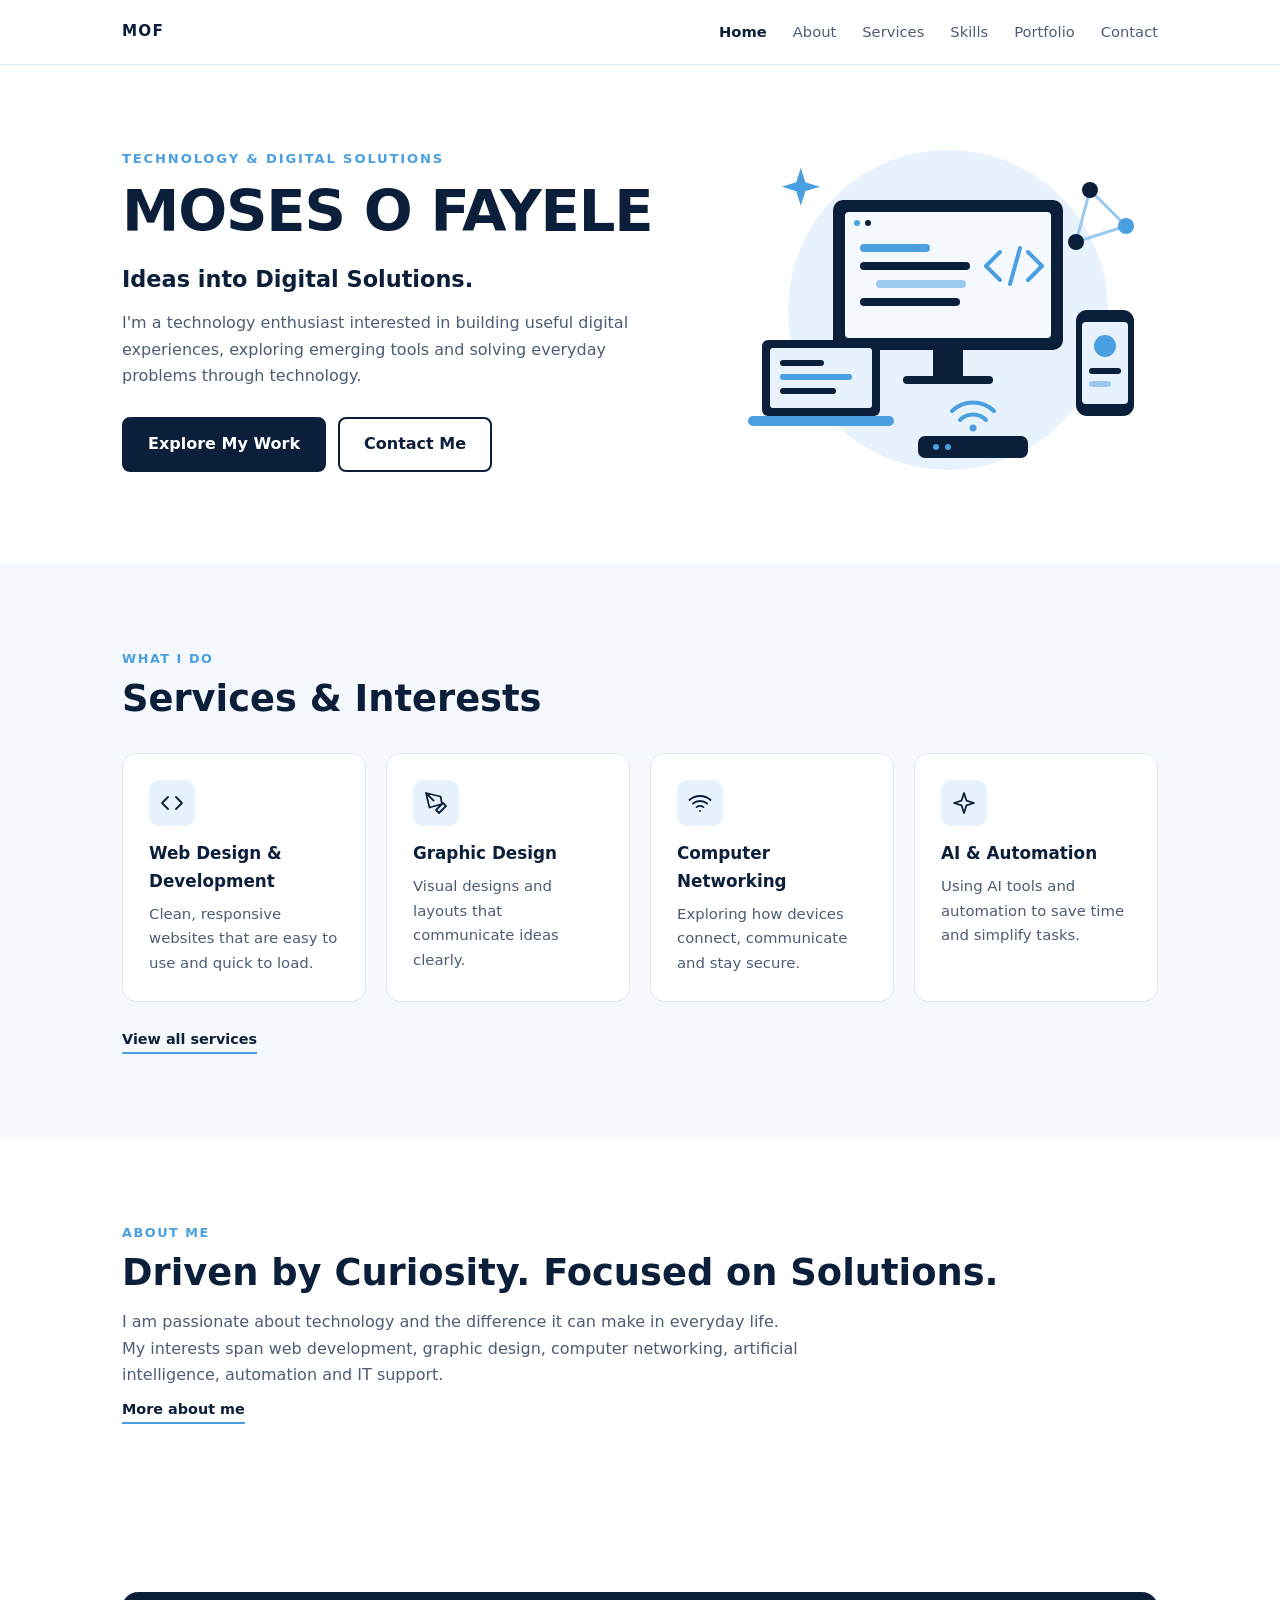
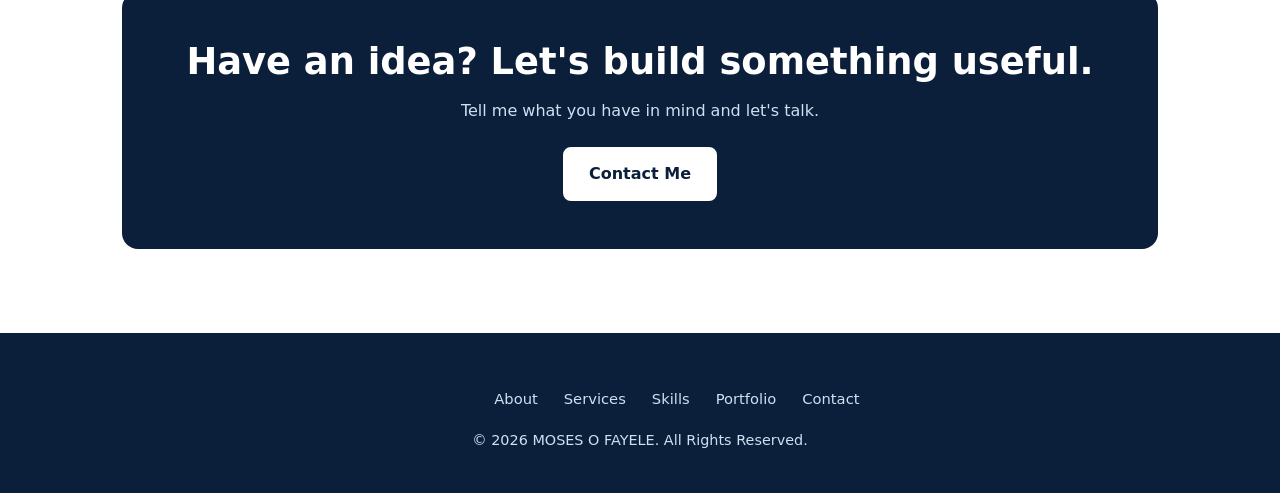
<file: index.html>
<!doctype html>
<html lang="en"><head><meta charset="utf-8"><meta name="viewport" content="width=device-width,initial-scale=1">
<title>MOSES O FAYELE | Technology & Digital Solutions</title>
<meta name="description" content="Portfolio of Moses O Fayele: web design, graphic design, networking, AI tools, digital marketing and IT support. Ideas into Digital Solutions.">
<meta property="og:title" content="MOSES O FAYELE | Technology & Digital Solutions"><meta property="og:type" content="website">
<meta name="theme-color" content="#0b1f3a"><link rel="stylesheet" href="style.css"></head>
<body data-page=""><div id="app"></div><script src="site.js"></script></body></html>
</file>
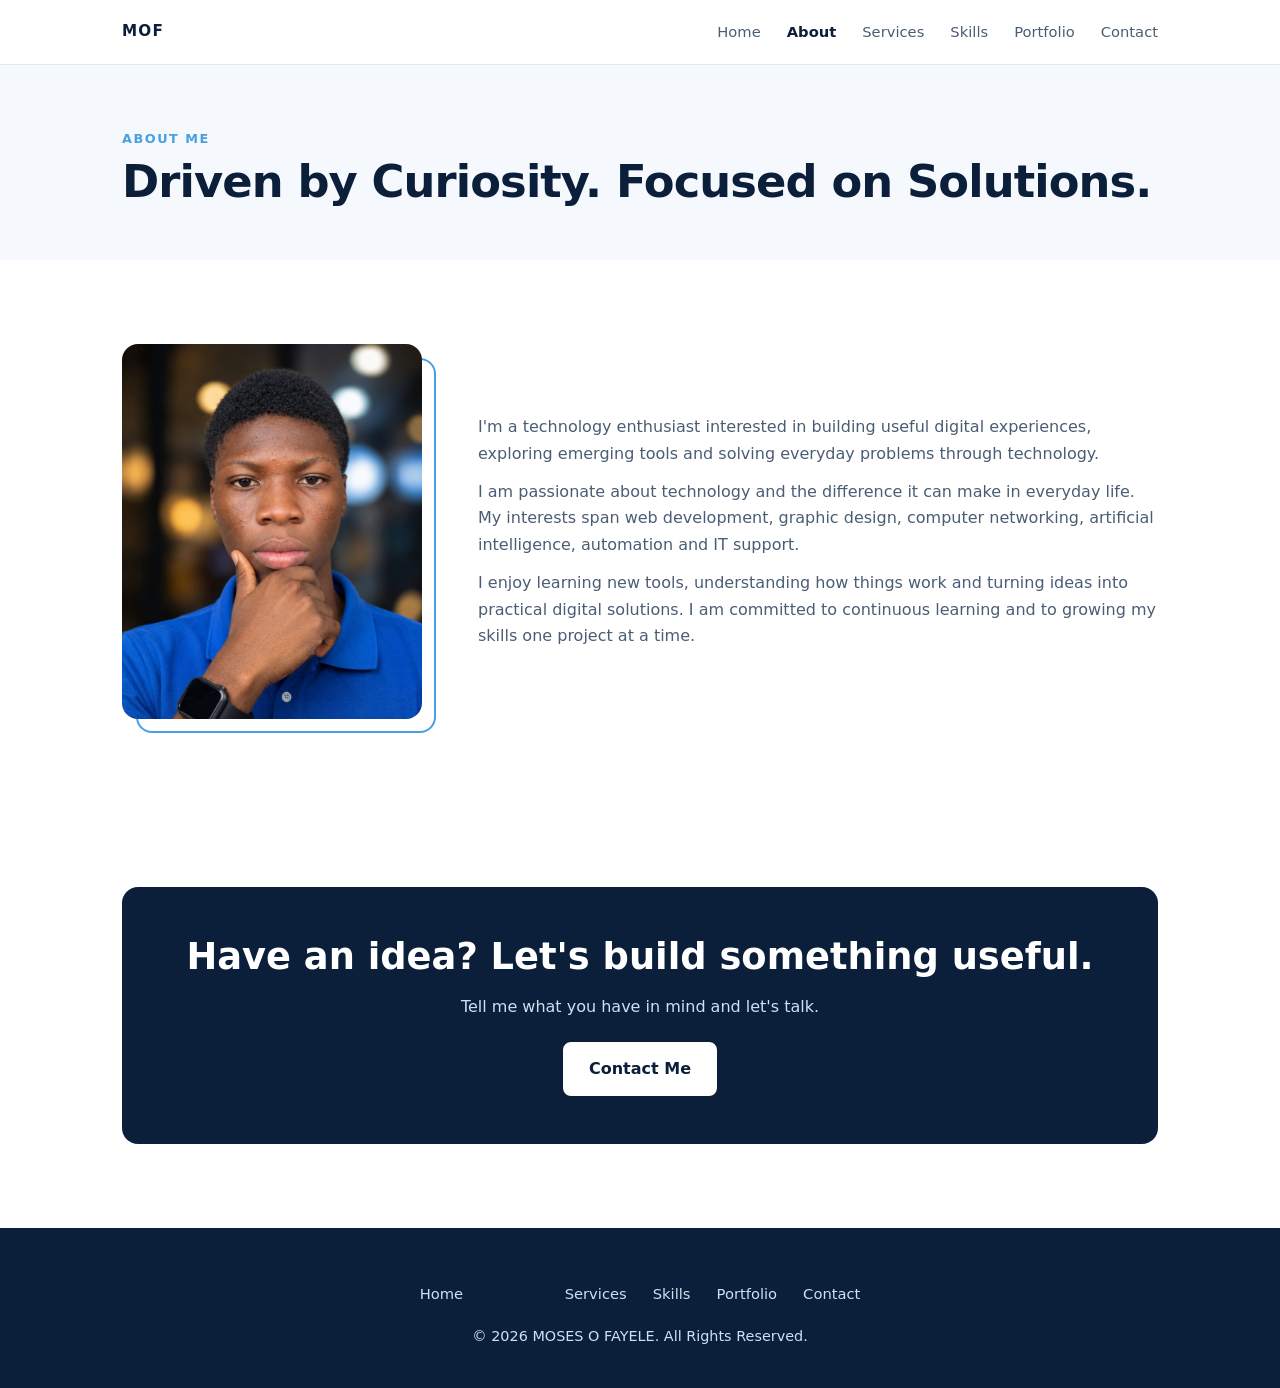
<file: about.html>
<!doctype html>
<html lang="en"><head><meta charset="utf-8"><meta name="viewport" content="width=device-width,initial-scale=1">
<title>About | MOSES O FAYELE | Technology & Digital Solutions</title>
<meta name="description" content="Portfolio of Moses O Fayele: web design, graphic design, networking, AI tools, digital marketing and IT support. Ideas into Digital Solutions.">
<meta property="og:title" content="About | MOSES O FAYELE | Technology & Digital Solutions"><meta property="og:type" content="website">
<meta name="theme-color" content="#0b1f3a"><link rel="stylesheet" href="style.css"></head>
<body data-page="about"><div id="app"></div><script src="site.js"></script></body></html>
</file>
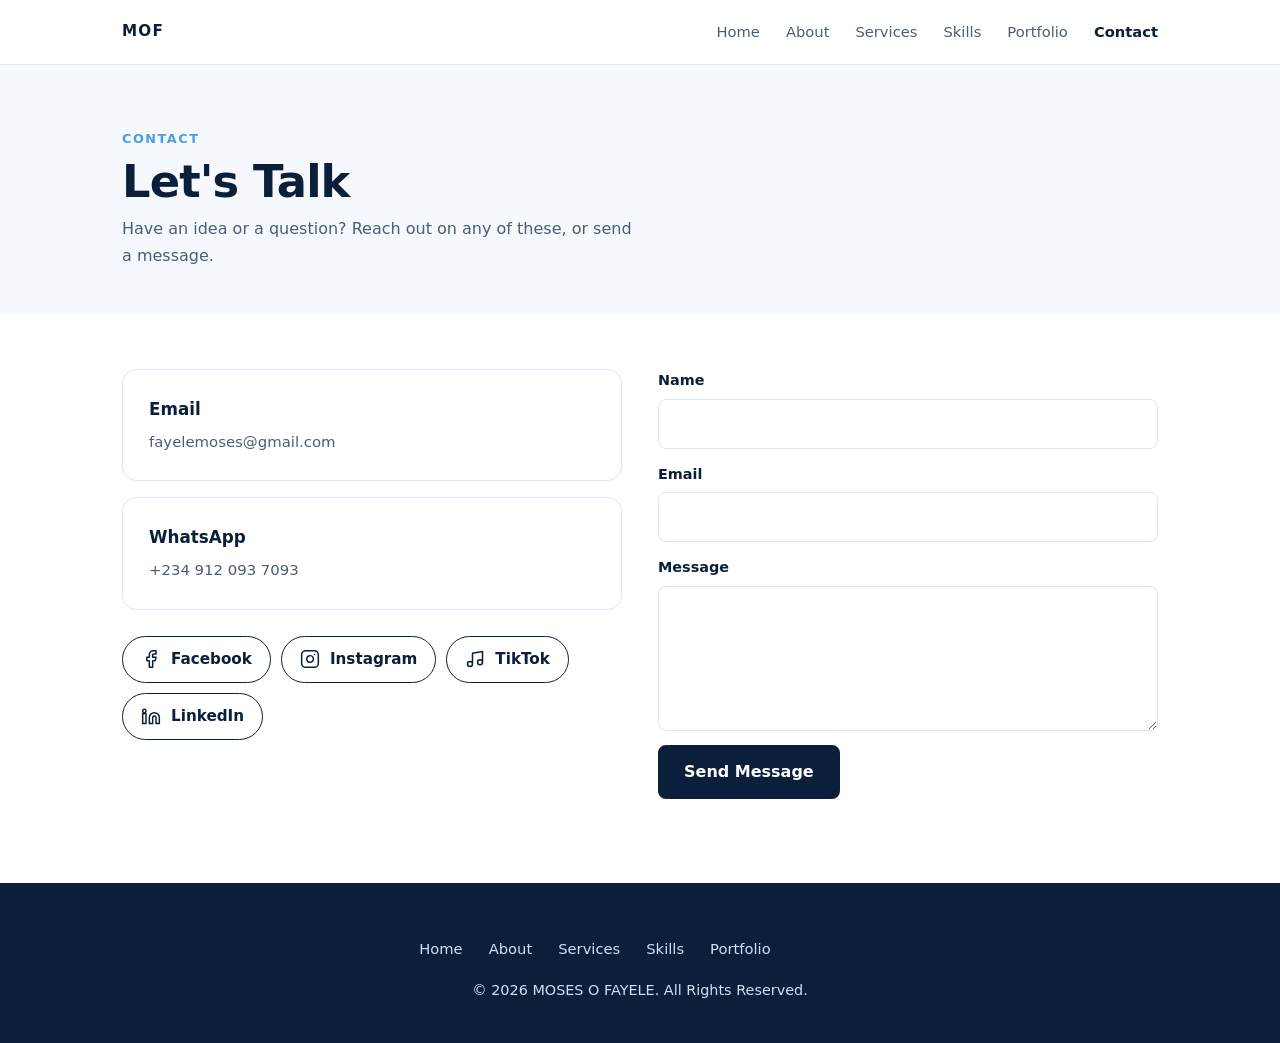
<file: contact.html>
<!doctype html>
<html lang="en"><head><meta charset="utf-8"><meta name="viewport" content="width=device-width,initial-scale=1">
<title>Contact | MOSES O FAYELE | Technology & Digital Solutions</title>
<meta name="description" content="Portfolio of Moses O Fayele: web design, graphic design, networking, AI tools, digital marketing and IT support. Ideas into Digital Solutions.">
<meta property="og:title" content="Contact | MOSES O FAYELE | Technology & Digital Solutions"><meta property="og:type" content="website">
<meta name="theme-color" content="#0b1f3a"><link rel="stylesheet" href="style.css"></head>
<body data-page="contact"><div id="app"></div><script src="site.js"></script></body></html>
</file>
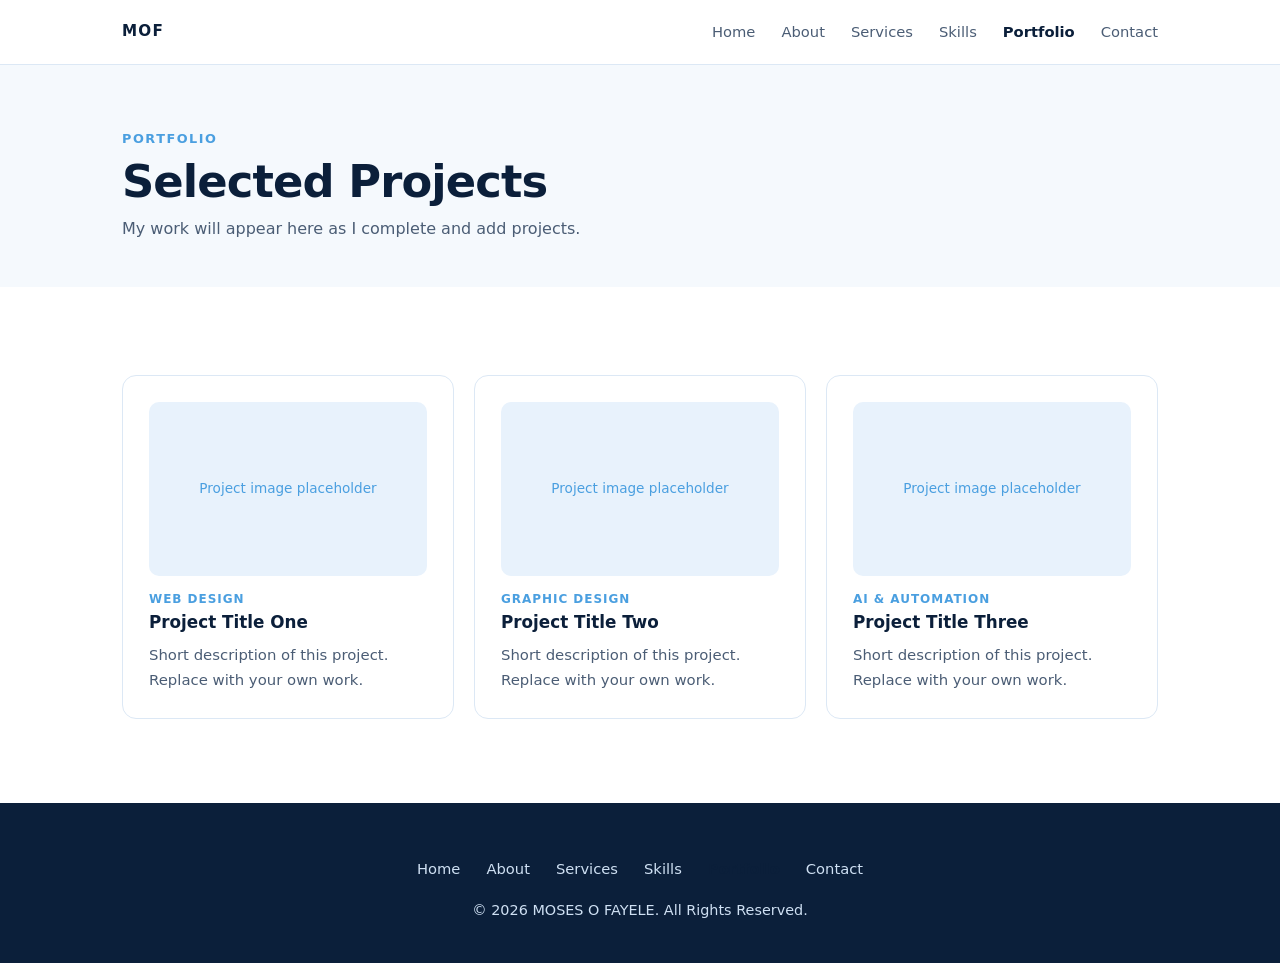
<file: portfolio.html>
<!doctype html>
<html lang="en"><head><meta charset="utf-8"><meta name="viewport" content="width=device-width,initial-scale=1">
<title>Portfolio | MOSES O FAYELE | Technology & Digital Solutions</title>
<meta name="description" content="Portfolio of Moses O Fayele: web design, graphic design, networking, AI tools, digital marketing and IT support. Ideas into Digital Solutions.">
<meta property="og:title" content="Portfolio | MOSES O FAYELE | Technology & Digital Solutions"><meta property="og:type" content="website">
<meta name="theme-color" content="#0b1f3a"><link rel="stylesheet" href="style.css"></head>
<body data-page="portfolio"><div id="app"></div><script src="site.js"></script></body></html>
</file>
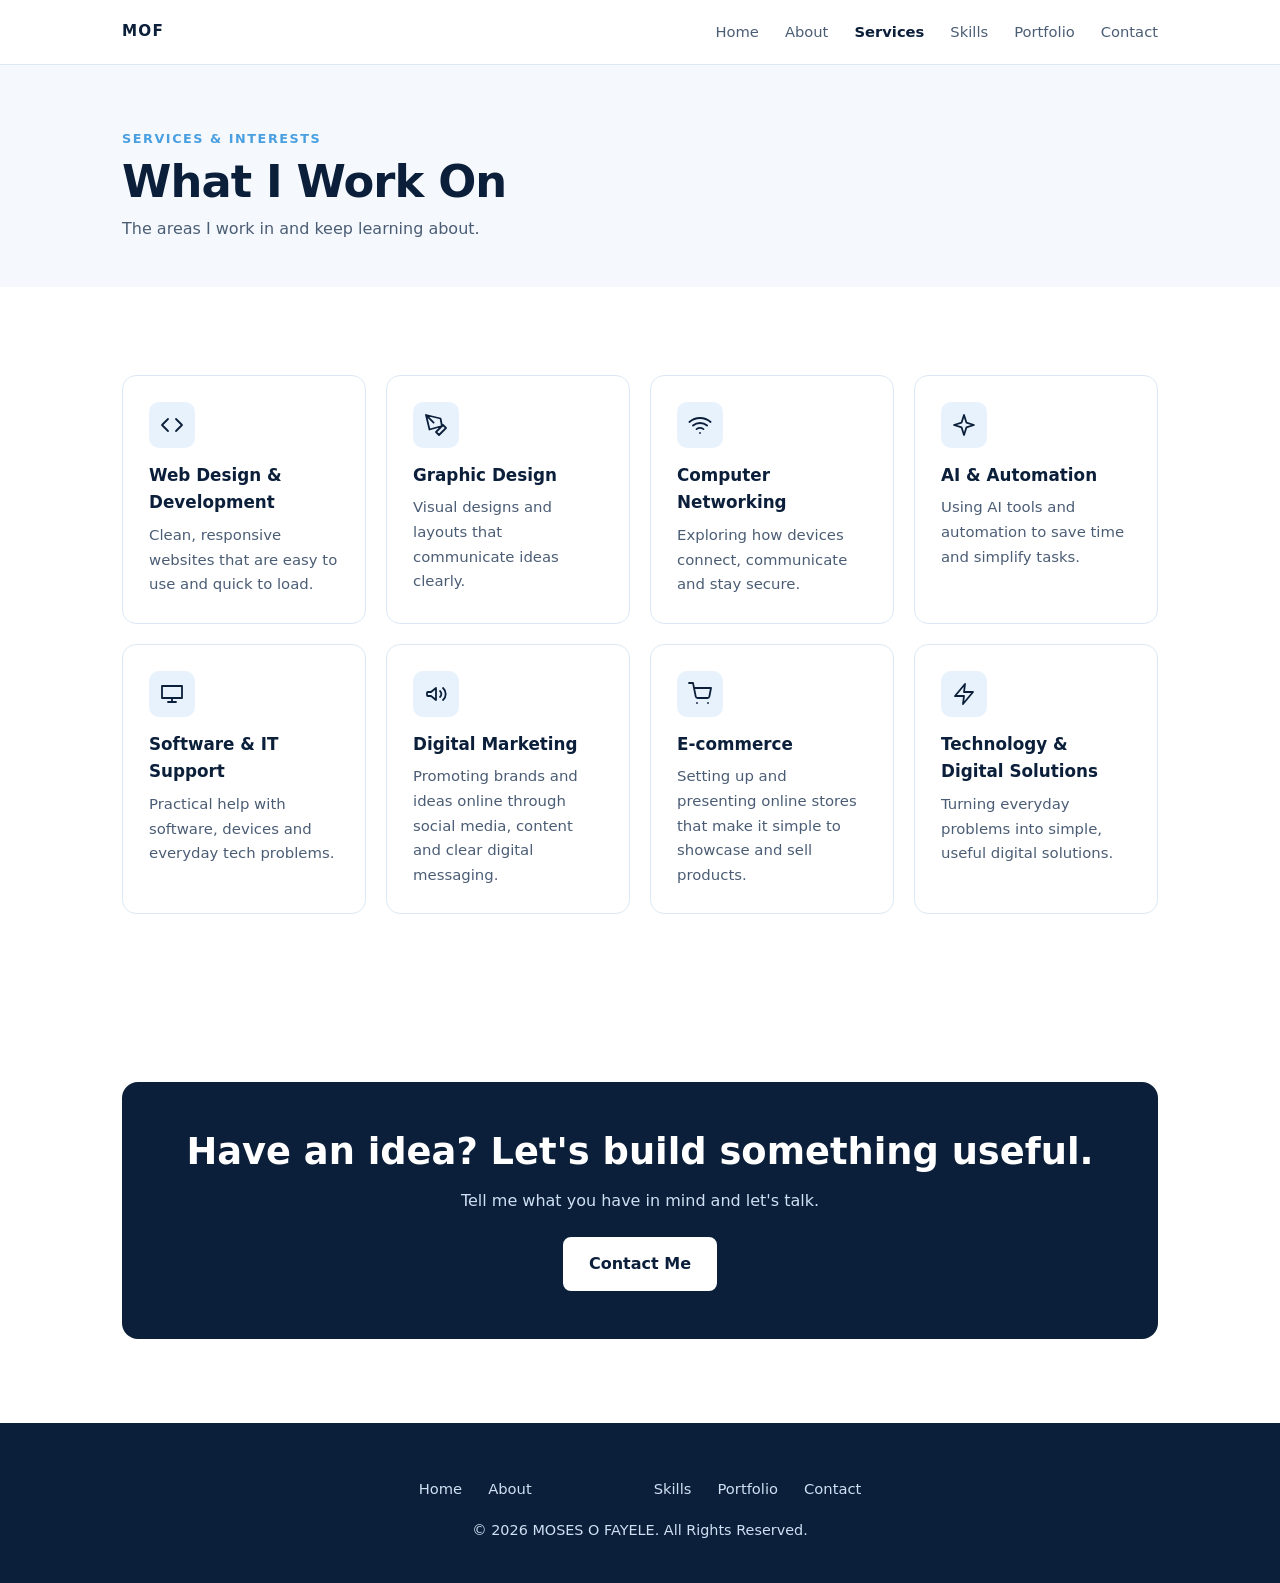
<file: services.html>
<!doctype html>
<html lang="en"><head><meta charset="utf-8"><meta name="viewport" content="width=device-width,initial-scale=1">
<title>Services | MOSES O FAYELE | Technology & Digital Solutions</title>
<meta name="description" content="Portfolio of Moses O Fayele: web design, graphic design, networking, AI tools, digital marketing and IT support. Ideas into Digital Solutions.">
<meta property="og:title" content="Services | MOSES O FAYELE | Technology & Digital Solutions"><meta property="og:type" content="website">
<meta name="theme-color" content="#0b1f3a"><link rel="stylesheet" href="style.css"></head>
<body data-page="services"><div id="app"></div><script src="site.js"></script></body></html>
</file>
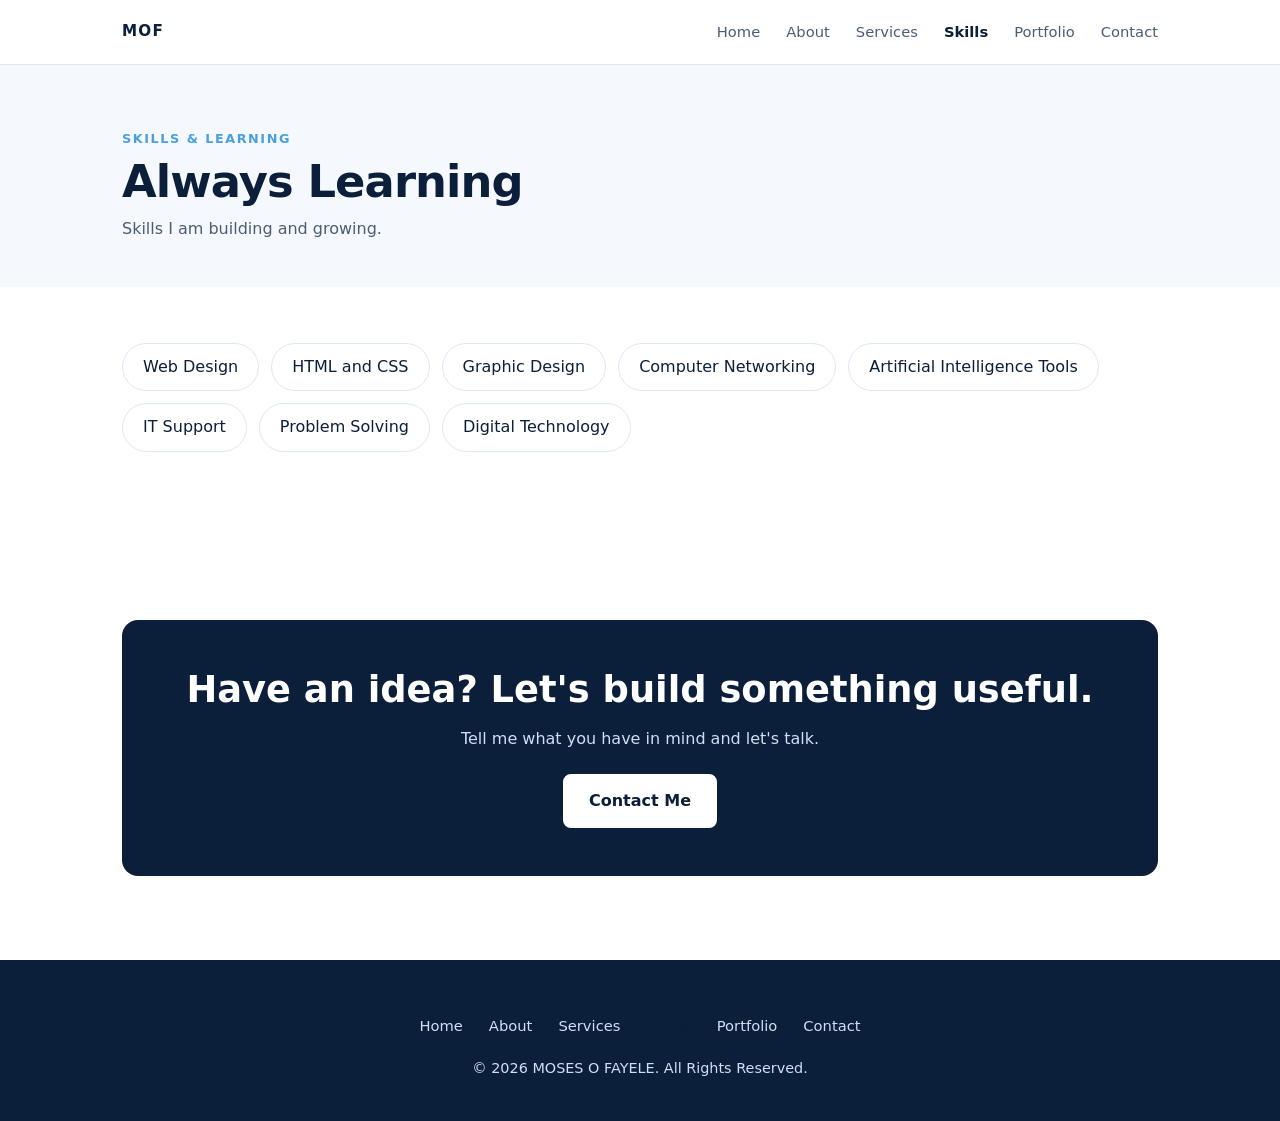
<file: skills.html>
<!doctype html>
<html lang="en"><head><meta charset="utf-8"><meta name="viewport" content="width=device-width,initial-scale=1">
<title>Skills | MOSES O FAYELE | Technology & Digital Solutions</title>
<meta name="description" content="Portfolio of Moses O Fayele: web design, graphic design, networking, AI tools, digital marketing and IT support. Ideas into Digital Solutions.">
<meta property="og:title" content="Skills | MOSES O FAYELE | Technology & Digital Solutions"><meta property="og:type" content="website">
<meta name="theme-color" content="#0b1f3a"><link rel="stylesheet" href="style.css"></head>
<body data-page="skills"><div id="app"></div><script src="site.js"></script></body></html>
</file>
<file: style.css>
:root{--navy:#0b1f3a;--blue:#4a9fe0;--light:#e8f2fc;--soft:#f5f9fd;--muted:#4b5d75;--line:#dce8f5}
*{box-sizing:border-box;margin:0}html{scroll-behavior:smooth;scroll-padding-top:70px}
body{font-family:system-ui,-apple-system,"Segoe UI",Roboto,sans-serif;color:var(--navy);background:#fff;line-height:1.65}
a{color:inherit;text-decoration:none}svg{width:24px;height:24px;fill:none;stroke:currentColor;stroke-width:1.8;stroke-linecap:round;stroke-linejoin:round}
.wrap{max-width:1080px;margin:0 auto;padding:0 22px}section{padding:84px 0}.alt{background:var(--soft)}
header{position:fixed;inset:0 0 auto;z-index:10;background:rgba(255,255,255,.92);backdrop-filter:blur(8px);border-bottom:1px solid var(--line)}
header .wrap{display:flex;align-items:center;justify-content:space-between;height:64px}
.logo{font-weight:800;letter-spacing:.08em;font-size:.95rem}nav{display:flex;gap:26px}
nav a{font-size:.92rem;color:var(--muted);transition:color .2s}nav a:hover{color:var(--blue)}
.menu{display:none;background:none;border:0;color:var(--navy);cursor:pointer}
.hero{padding-top:140px}.hero .wrap{display:grid;grid-template-columns:1.1fr .9fr;gap:48px;align-items:center}
.eyebrow{color:var(--blue);font-weight:700;letter-spacing:.14em;font-size:.82rem}
h1{font-size:clamp(2.2rem,5vw,3.6rem);line-height:1.1;margin:10px 0 18px;letter-spacing:-.02em}
h2{font-size:clamp(1.6rem,3.4vw,2.3rem);line-height:1.2;margin-bottom:14px}.lead{color:var(--muted);max-width:520px}
.btns{display:flex;gap:12px;margin-top:28px;flex-wrap:wrap}
.btn{padding:12px 24px;border-radius:8px;font-weight:600;border:2px solid var(--navy);transition:.2s}
.btn.fill{background:var(--navy);color:#fff}.btn.fill:hover{background:#17345f}.btn.line:hover{background:var(--light)}
.photo{position:relative;aspect-ratio:4/5;max-width:380px;margin-left:auto;border-radius:16px;background:var(--light);display:grid;place-items:center;font-size:3rem;font-weight:800;color:var(--blue)}
.photo::before{content:"";position:absolute;inset:14px -14px -14px 14px;border:2px solid var(--blue);border-radius:16px;z-index:-1}
.photo img{position:absolute;inset:0;width:100%;height:100%;object-fit:cover;border-radius:16px}
.kicker{color:var(--blue);font-weight:700;letter-spacing:.12em;font-size:.8rem;margin-bottom:8px}
.about p{color:var(--muted);max-width:680px;margin-top:12px}
.grid{display:grid;grid-template-columns:repeat(3,1fr);gap:20px;margin-top:32px}
.card{background:#fff;border:1px solid var(--line);border-radius:14px;padding:26px;transition:transform .25s,box-shadow .25s}
.card:hover{transform:translateY(-4px);box-shadow:0 12px 28px rgba(11,31,58,.09)}
.card .ic{width:46px;height:46px;border-radius:10px;background:var(--light);color:var(--navy);display:grid;place-items:center;margin-bottom:14px}
.card h3{font-size:1.05rem;margin-bottom:6px}.card p{color:var(--muted);font-size:.93rem}
.chips{display:flex;flex-wrap:wrap;gap:12px;margin-top:28px}
.chip{padding:10px 20px;border-radius:999px;background:#fff;border:1px solid var(--line);font-weight:500;transition:.2s}.chip:hover{background:var(--light);border-color:var(--blue)}
.thumb{aspect-ratio:16/10;background:var(--light);border-radius:10px;margin-bottom:14px;display:grid;place-items:center;color:var(--blue);font-size:.85rem;overflow:hidden}
.thumb img{width:100%;height:100%;object-fit:cover}.tag{font-size:.75rem;font-weight:700;color:var(--blue);letter-spacing:.08em;text-transform:uppercase}
.more{display:inline-block;margin-top:10px;font-weight:600;font-size:.9rem;border-bottom:2px solid var(--blue)}
.contact{display:grid;grid-template-columns:repeat(2,1fr);gap:20px;margin-top:32px;max-width:720px}
.social{display:flex;gap:10px;margin-top:26px}.social a{width:44px;height:44px;border-radius:50%;border:1.5px solid var(--navy);display:grid;place-items:center;font-weight:700;font-size:.85rem;transition:.2s}
.social a:hover{background:var(--navy);color:#fff}
footer{background:var(--navy);color:#cfe0f3;padding:40px 0;text-align:center;font-size:.9rem}
footer nav{justify-content:center;flex-wrap:wrap;margin:14px 0}footer nav a{color:#cfe0f3}footer .social{justify-content:center}footer .social a{border-color:#cfe0f3;color:#fff}footer .social a:hover{background:#fff;color:var(--navy)}
.reveal{opacity:0;transform:translateY(18px);transition:opacity .6s,transform .6s}.reveal.in{opacity:1;transform:none}
:focus-visible{outline:3px solid var(--blue);outline-offset:3px}
@media(max-width:820px){.hero .wrap{grid-template-columns:1fr}.photo{margin:0 14px 0 0;max-width:300px}.grid{grid-template-columns:1fr 1fr}
.menu{display:block}header nav{display:none;position:absolute;top:64px;left:0;right:0;background:#fff;flex-direction:column;gap:0;border-bottom:1px solid var(--line)}
header nav.open{display:flex}header nav a{padding:14px 22px}}
@media(max-width:560px){.grid,.contact{grid-template-columns:1fr}section{padding:64px 0}}
@media(prefers-reduced-motion:reduce){*{transition:none!important;scroll-behavior:auto!important}.reveal{opacity:1;transform:none}}
.about-grid{display:grid;grid-template-columns:300px 1fr;gap:56px;align-items:center;margin-top:28px}
.about-grid .photo{margin:0 14px 0 0;max-width:300px;width:100%}.about-grid .about p:first-child{margin-top:0}
@media(max-width:820px){.about-grid{grid-template-columns:1fr;gap:36px}.about-grid .photo{margin:0 14px 0 0}}
.social{flex-wrap:wrap}.social a{width:auto;height:auto;border-radius:999px;padding:10px 18px;gap:10px;display:inline-flex;align-items:center;font-size:.95rem}
.social svg{width:20px;height:20px}.photo img{object-position:center top}
.hero-art{max-width:420px;width:100%;margin-left:auto}.hero-art svg{display:block;width:100%;height:auto;stroke:none;fill:none}
@media(max-width:820px){.hero-art{margin:0 auto;max-width:340px}}

.grid{grid-template-columns:repeat(auto-fit,minmax(240px,1fr))}
nav a.active{color:var(--navy);font-weight:600}
.pagehead{padding:128px 0 44px;background:var(--soft)}.pagehead h1{font-size:clamp(1.9rem,4.4vw,2.8rem);margin:6px 0 10px}.pagehead+section{padding-top:56px}
.grid+.more{margin-top:26px}
.cta{background:var(--navy);color:#fff;border-radius:16px;padding:48px 28px;text-align:center}.cta p{color:#cfe0f3;margin:8px 0 22px}.cta .btn{display:inline-block;background:#fff;color:var(--navy);border-color:#fff}.cta .btn:hover{background:var(--light)}
.cwrap{display:grid;grid-template-columns:1fr 1fr;gap:36px;align-items:start}.cwrap .card{display:block;margin-bottom:16px}
.cform{display:grid;gap:14px}.cform label{font-weight:600;font-size:.9rem;display:grid;gap:6px}
.cform input,.cform textarea{width:100%;padding:12px 14px;border:1px solid var(--line);border-radius:8px;font:inherit;color:var(--navy);background:#fff}.cform input:focus,.cform textarea:focus{outline:3px solid var(--light);border-color:var(--blue)}
.cform button{cursor:pointer;font:inherit;font-weight:600;justify-self:start;color:#fff}
@media(max-width:820px){.cwrap{grid-template-columns:1fr}}
</file>
